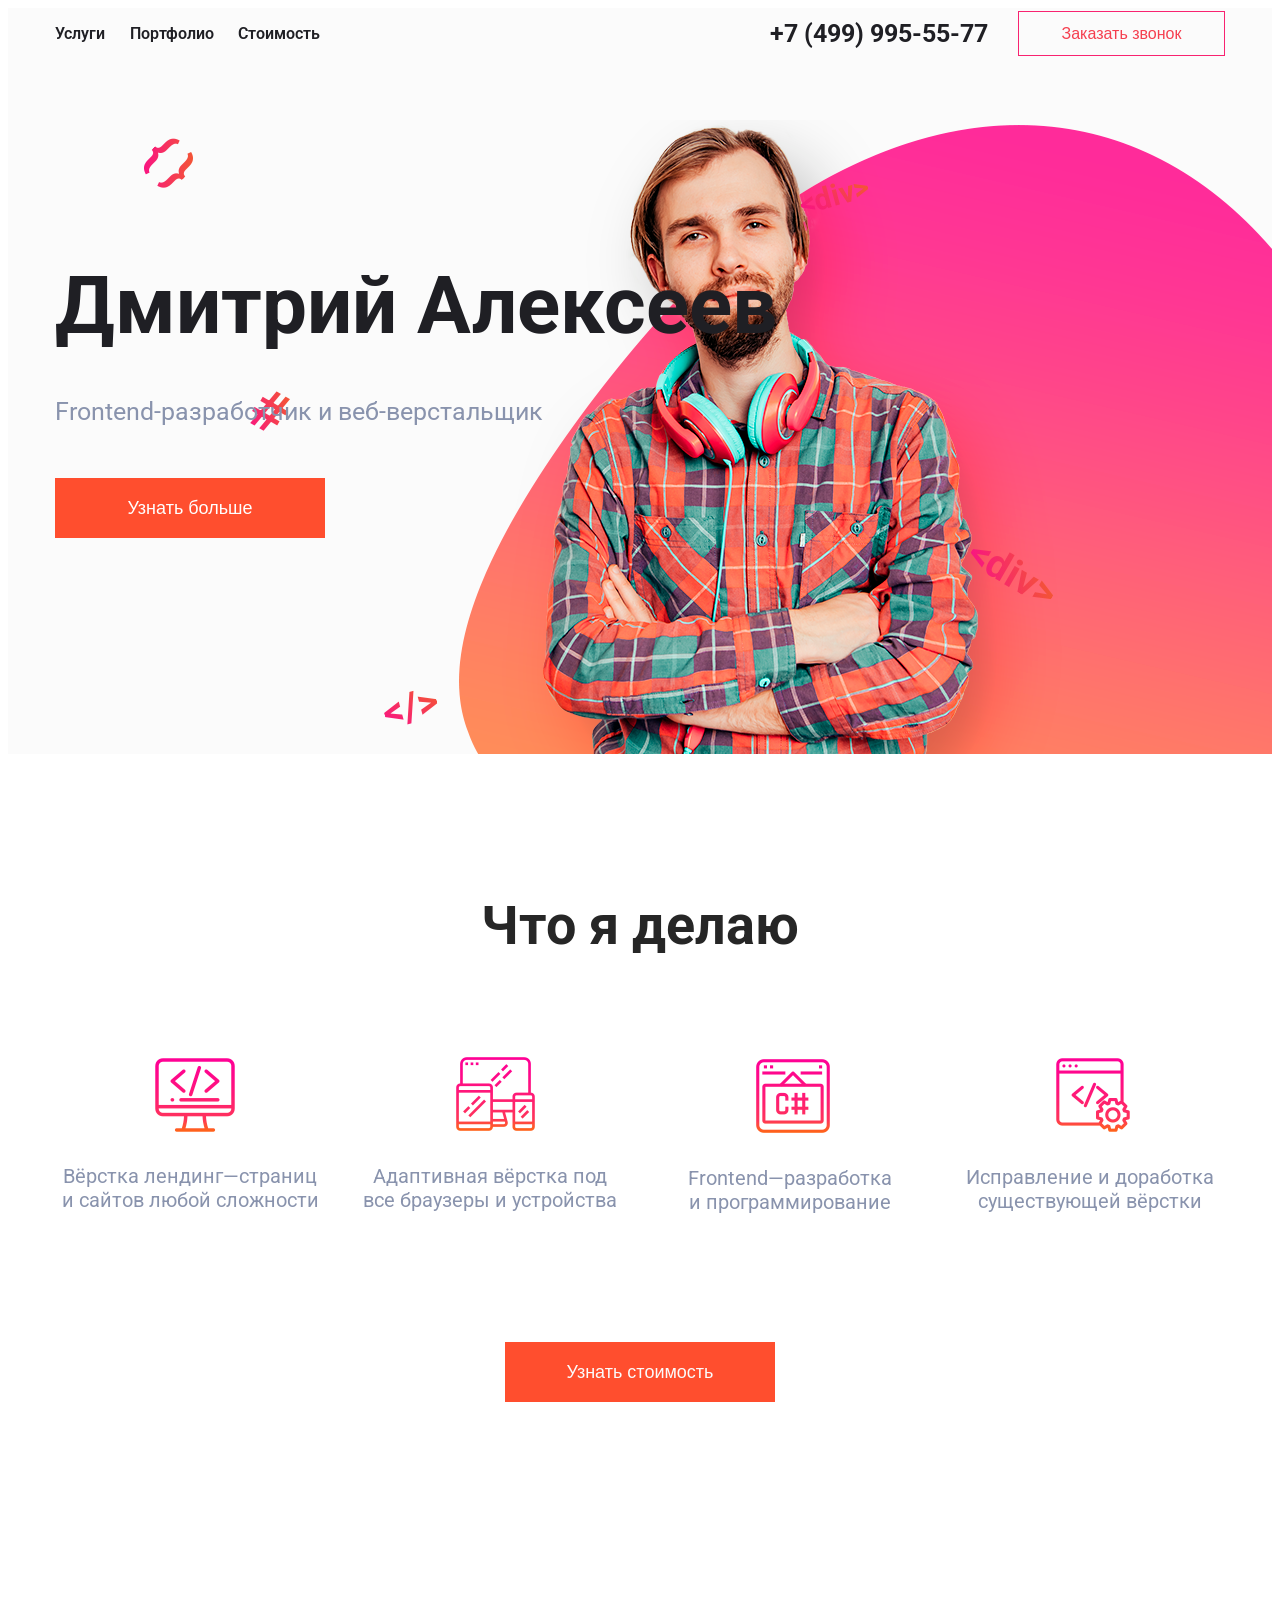
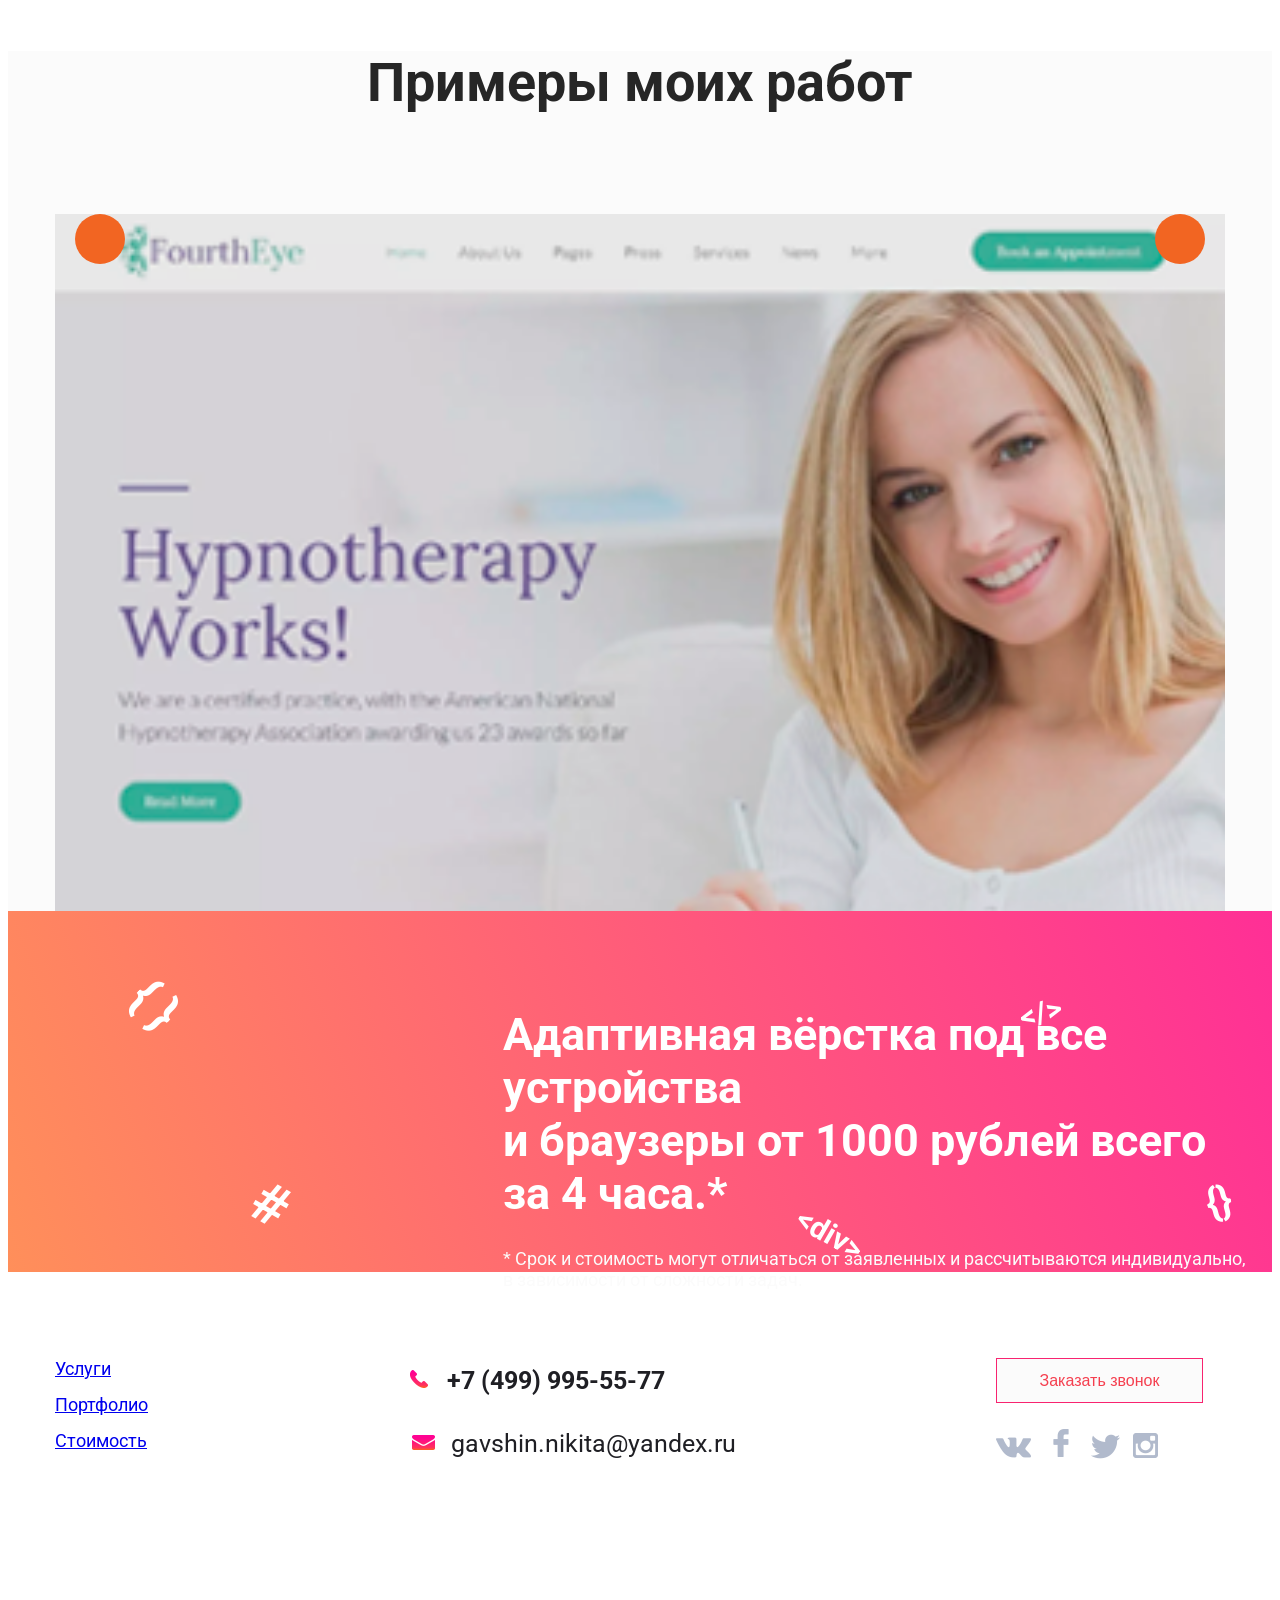
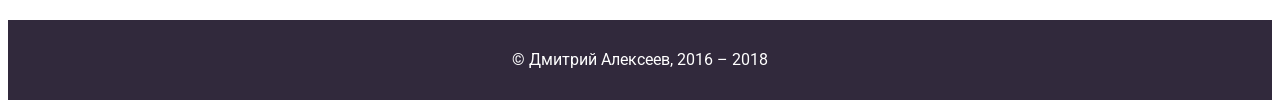
<file: index.html>
<!DOCTYPE html>
<html>
  <head>
    <title>Дипломный проект</title>
    <link rel="stylesheet" type="text/css" href="styles.css" />
    <script src="jquery-3.5.1.js"></script>
    <script src="script.js"></script>
    <meta charset="UTF-8" />
    <link rel="apple-touch-icon" sizes="180x180" href="apple-touch-icon.png" />
    <link rel="icon" type="image/png" sizes="32x32" href="favicon-32x32.png" />
    <link rel="icon" type="image/png" sizes="16x16" href="favicon-16x16.png" />
    <link rel="manifest" href="site.webmanifest" />
    <meta name="msapplication-TileColor" content="#da532c" />
    <meta name="theme-color" content="#ffffff" />
  </head>
  <body>
    <section class="container">
      <p id="signs-1" class="signs-lin">{ }</p>
      <p id="signs-2" class="signs-lin">#</p>
      <p id="signs-3" class="signs-lin">&#60;/></p>
      <p id="signs-4" class="signs-lin">&#60;div></p>
      <p id="signs-5" class="signs-lin">&#60;div></p>
      <div class="fixed-container">
        <section id="header">
          <ul class="menu">
            <li class="menu-list"><a href="#" class="menu-item">Услуги</a></li>
            <li class="menu-list">
              <a href="#" class="menu-item">Портфолио</a>
            </li>
            <li class="menu-list">
              <a href="#" class="menu-item">Стоимость</a>
            </li>
          </ul>
          <span class="calling">
            <a href="tel:+74999955577" class="phone">+7 (499) 995-55-77</a>
            <button class="ord-call-btn">Заказать звонок</button>
          </span>
        </section>
        <div class="content-main-scr">
          <div class="content-main-scr__txt">
            <h1>Дмитрий Алексеев</h1>
            <p class="subtitle">Frontend-разработчик и&nbsp;веб-верстальщик</p>
            <button class="content-main-scr__btn">Узнать больше</button>
          </div>
        </div>
      </div>
    </section>

    <section id="what_i_doing">
      <div class="fixed-container">
        <div class="what_i_doing_cont">
          <h2>
            Что я делаю
          </h2>
          <div class="skills">
            <div class="skills-item">
              <img src="img/1-landing.png" alt="" />
              <p>Вёрстка лендинг&mdash;страниц и&nbsp;сайтов любой сложности</p>
            </div>
            <div class="skills-item">
              <img src="img/2-adaptive.png" alt="" />
              <p>Адаптивная вёрстка под все браузеры и&nbsp;устройства</p>
            </div>
            <div class="skills-item">
              <img src="img/3-frontend.png" alt="" />
              <p>Frontend&mdash;разработка и&nbsp;программирование</p>
            </div>
            <div class="skills-item">
              <img src="img/4-correct.png" alt="" />
              <p>Исправление и&nbsp;доработка существующей вёрстки</p>
            </div>
          </div>
          <div class="cont-btn">
            <button id="painted-btn">
              Узнать стоимость
            </button>
          </div>
        </div>
      </div>
    </section>
    <section id="examples_of_work">
      <div class="fixed-container">
        <div class="examples_of_work_cont">
          <h2>Примеры моих работ</h2>
          <div id="block-for-slider">
            <div id="viewport">
              <ul id="slidewrapper">
                <li class="slide">
                  <img
                    src="img/1-slider-psyhology.png"
                    alt="1"
                    class="slide-img"
                  />
                </li>
                <li class="slide">
                  <img
                    src="img/2-slider-kids_shop.png"
                    alt="2"
                    class="slide-img"
                  />
                </li>
                <li class="slide">
                  <img
                    src="/img/3-slider-fish_shop.png"
                    alt="3"
                    class="slide-img"
                  />
                </li>
                <li class="slide">
                  <img
                    src="/img/1-slider-psyhology.png"
                    alt="4"
                    class="slide-img"
                  />
                </li>
              </ul>
              <div id="prev-next-btns">
                <div id="prev-btn"></div>
                <div id="next-btn"></div>
              </div>
            </div>
          </div>
        </div>
      </div>
    </section>
    <section class="lin-ban-cont">
      <p id="signs-6" class="signs-wh">{ }</p>
      <p id="signs-7" class="signs-wh">#</p>
      <p id="signs-8" class="signs-wh">&#60;div></p>
      <p id="signs-9" class="signs-wh">&#60;/></p>
      <p id="signs-10" class="signs-wh">{}</p>
      <div class="lin-ban-cont-text">
        <h3>
          Адаптивная вёрстка под все устройства <br />
          и&nbsp;браузеры от&nbsp;1000 рублей всего за&nbsp;4&nbsp;часа.*
        </h3>
        <p>
          * Срок и&nbsp;стоимость могут отличаться от&nbsp;заявленных
          и&nbsp;рассчитываются индивидуально, в&nbsp;зависимости
          от&nbsp;сложности задач.
        </p>
      </div>
    </section>
    <section class="footer">
      <div class="fixed-container">
        <div class="footer-container">
          <ul class="menu-footer">
            <li class="list-foot">
              <a href="#" class="menu-item-foot">Услуги</a>
            </li>
            <li class="list-foot">
              <a href="#" class="menu-item-foot">Портфолио</a>
            </li>
            <li class="list-foot">
              <a href="#" class="menu-item-foot">Стоимость</a>
            </li>
          </ul>
          <ul class="info-contact">
            <li class="phone">
              <img src="img/icon_phone.png" alt="" />
              <a href="tel:+74999955577" class="contact_inf"
                >+7 (499) 995-55-77</a
              >
            </li>
            <li class="mail">
              <img src="img/icon_mail.png" alt="" />
              <a href="mailto:gavshin.nikita@yandex.ru" class="contact_inf"
                >gavshin.nikita@yandex.ru</a
              >
            </li>
          </ul>
          <div class="call-social">
            <button class="ord-call-btn">Заказать звонок</button>
            <div class="social-net">
              <a href="https://vk.com/nigavshin"
                ><img src="img/social-vk.png" alt=""
              /></a>
              <a href="https://vk.com/nigavshin"
                ><img src="img/social-fb.png" alt=""
              /></a>
              <a href="https://vk.com/nigavshin"
                ><img src="img/social-tw.png" alt=""
              /></a>
              <a href="https://vk.com/nigavshin"
                ><img src="img/social-in.png" alt=""
              /></a>
            </div>
          </div>
        </div>
      </div>
    </section>
    <section class="footer-footer">
      <p class="f-xtx">© Дмитрий Алексеев, 2016 – 2018</p>
    </section>
  </body>
</html>
</file>
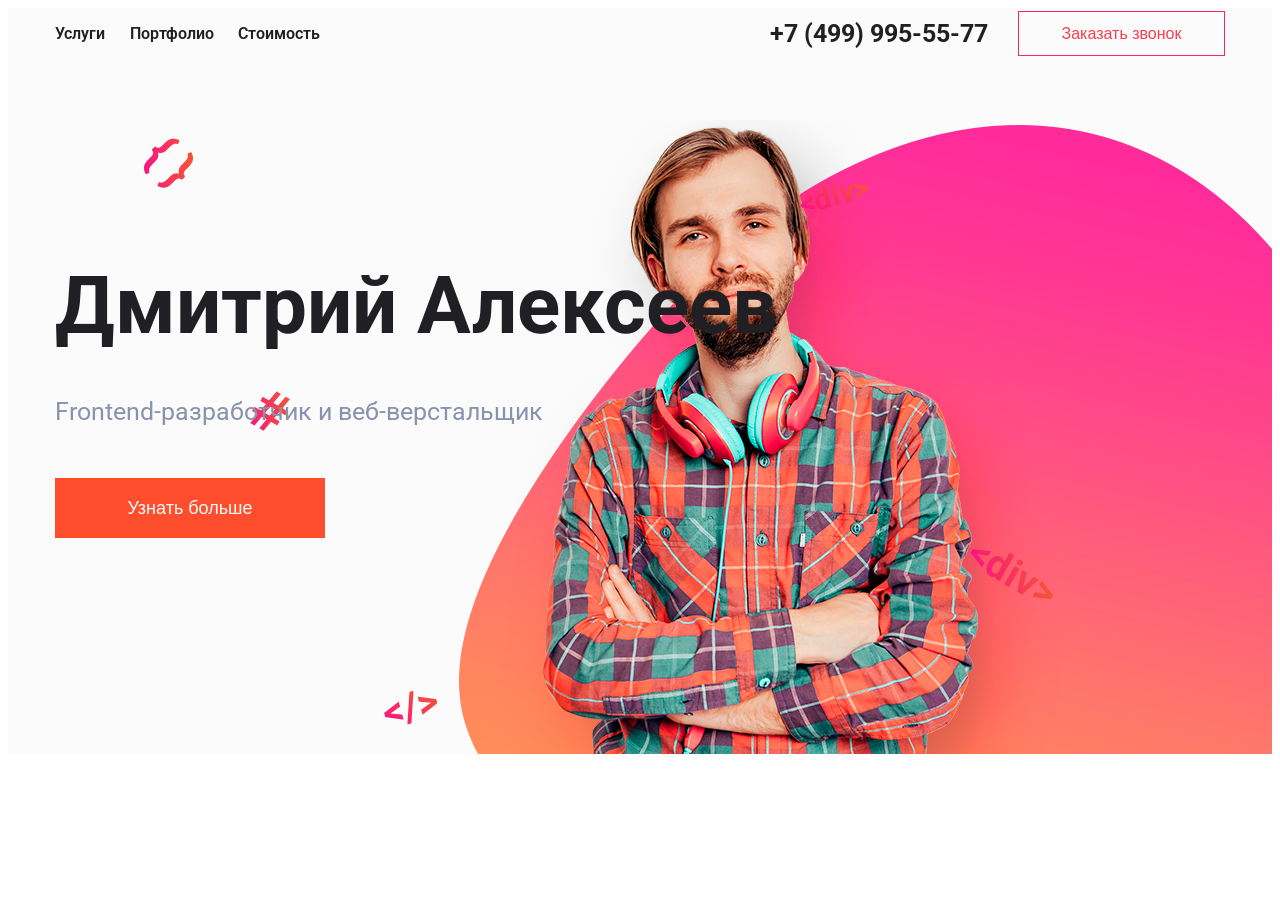
<file: index-1.html>
<!DOCTYPE html>
<html>
  <head>
    <title>Дипломный проект</title>
    <link rel="stylesheet" type="text/css" href="styles.css" />
    <meta charset="UTF-8" />
    <link rel="apple-touch-icon" sizes="180x180" href="apple-touch-icon.png" />
    <link rel="icon" type="image/png" sizes="32x32" href="favicon-32x32.png" />
    <link rel="icon" type="image/png" sizes="16x16" href="favicon-16x16.png" />
    <link rel="manifest" href="site.webmanifest" />
    <meta name="msapplication-TileColor" content="#da532c" />
    <meta name="theme-color" content="#ffffff" />
  </head>
  <body>
    <section class="container">
      <p id="signs-1" class="signs-lin">{ }</p>
      <p id="signs-2" class="signs-lin">#</p>
      <p id="signs-3" class="signs-lin">&#60;/></p>
      <p id="signs-4" class="signs-lin">&#60;div></p>
      <p id="signs-5" class="signs-lin">&#60;div></p>
      <div class="fixed-container">
        <section id="header">
          <ul class="menu">
            <li class="menu-list"><a href="#" class="menu-item">Услуги</a></li>
            <li class="menu-list">
              <a href="#" class="menu-item">Портфолио</a>
            </li>
            <li class="menu-list">
              <a href="#" class="menu-item">Стоимость</a>
            </li>
          </ul>
          <span class="calling">
            <a href="tel:+74999955577" class="phone">+7 (499) 995-55-77</a>
            <button class="ord-call-btn">Заказать звонок</button>
          </span>
        </section>
        <div class="content-main-scr">
          <div class="content-main-scr__txt">
            <h1>Дмитрий Алексеев</h1>
            <p class="subtitle">Frontend-разработчик и&nbsp;веб-верстальщик</p>
            <button class="content-main-scr__btn">Узнать больше</button>
          </div>
        </div>
      </div>
    </section>

    <!-- <section id="what_i_doing">
      <div class="fixed-container">
        <div class="what_i_doing_cont">
          <h2>
            Что я делаю
          </h2>
          <div class="skills">
            <div class="skills-item">
              <img src="img/1-landing.png" alt="" />
              <p>Вёрстка лендинг&mdash;страниц и&nbsp;сайтов любой сложности</p>
            </div>
            <div class="skills-item">
              <img src="img/2-adaptive.png" alt="" />
              <p>Адаптивная вёрстка под все браузеры и&nbsp;устройства</p>
            </div>
            <div class="skills-item">
              <img src="img/3-frontend.png" alt="" />
              <p>Frontend&mdash;разработка и&nbsp;программирование</p>
            </div>
            <div class="skills-item">
              <img src="img/4-correct.png" alt="" />
              <p>Исправление и&nbsp;доработка существующей вёрстки</p>
            </div>
          </div>
          <div class="cont-btn">
            <button id="painted-btn">
              Узнать стоимость
            </button>
          </div>
        </div>
      </div>
    </section>
    <section id="examples_of_work">
      <div class="fixed-container">
        <div class="examples_of_work_cont">
          <h2>Примеры моих работ</h2>
          <div class="all">
            <input checked type="radio" name="respond" id="desktop" />
            <article id="slider">
              <input checked type="radio" name="slider" id="switch1" />
              <input type="radio" name="slider" id="switch2" />
              <input type="radio" name="slider" id="switch3" />
              <input type="radio" name="slider" id="switch4" />
              <input type="radio" name="slider" id="switch5" />
              <div id="slides">
                <div id="overflow">
                  <div class="image">
                    <article><img src="img/1-slider-psyhology.png" /></article>
                    <article><img src="img/2-slider-kids_shop.png" /></article>
                    <article><img src="img/3-slider-fish_shop.png" /></article>
                    <article><img src="img/1-slider-psyhology.png" /></article>
                  </div>
                </div>
              </div>
              <div id="controls">
                <label for="switch1"></label>
                <label for="switch2"></label>
                <label for="switch3"></label>
                <label for="switch4"></label>
              </div>
              <div id="active">
                <label for="switch1"></label>
                <label for="switch2"></label>
                <label for="switch3"></label>
                <label for="switch4"></label>
              </div>
            </article>
          </div>
        </div>
      </div>
    </section>
    <section class="lin-ban-cont">
      <p id="signs-6" class="signs-wh">{ }</p>
      <p id="signs-7" class="signs-wh">#</p>
      <p id="signs-8" class="signs-wh">&#60;div></p>
      <p id="signs-9" class="signs-wh">&#60;/></p>
      <p id="signs-10" class="signs-wh">{}</p>
      <div class="lin-ban-cont-text">
        <h3>
          Адаптивная вёрстка под все устройства <br />
          и&nbsp;браузеры от&nbsp;1000 рублей всего за&nbsp;4&nbsp;часа.*
        </h3>
        <p>
          * Срок и&nbsp;стоимость могут отличаться от&nbsp;заявленных
          и&nbsp;рассчитываются индивидуально, в&nbsp;зависимости
          от&nbsp;сложности задач.
        </p>
      </div>
    </section>
    <section class="footer">
      <div class="fixed-container">
        <div class="footer-container">
          <ul class="menu-footer">
            <li class="list-foot">
              <a href="#" class="menu-item-foot">Услуги</a>
            </li>
            <li class="list-foot">
              <a href="#" class="menu-item-foot">Портфолио</a>
            </li>
            <li class="list-foot">
              <a href="#" class="menu-item-foot">Стоимость</a>
            </li>
          </ul>
          <ul class="info-contact">
            <li class="phone">
              <img src="img/icon_phone.png" alt="" />
              <a href="tel:+74999955577" class="contact_inf"
                >+7 (499) 995-55-77</a
              >
            </li>
            <li class="mail">
              <img src="img/icon_mail.png" alt="" />
              <a href="mailto:gavshin.nikita@yandex.ru" class="contact_inf"
                >gavshin.nikita@yandex.ru</a
              >
            </li>
          </ul>
          <div class="call-social">
            <button class="ord-call-btn">Заказать звонок</button>
            <div class="social-net">
              <a href="https://vk.com/nigavshin"
                ><img src="img/social-vk.png" alt=""
              /></a>
              <a href="https://vk.com/nigavshin"
                ><img src="img/social-fb.png" alt=""
              /></a>
              <a href="https://vk.com/nigavshin"
                ><img src="img/social-tw.png" alt=""
              /></a>
              <a href="https://vk.com/nigavshin"
                ><img src="img/social-in.png" alt=""
              /></a>
            </div>
          </div>
        </div>
      </div>
    </section>
    <section class="footer-footer">
      <p class="f-xtx">© Дмитрий Алексеев, 2016 – 2018</p>
    </section> -->
  </body>
</html>
</file>
<file: styles.css>
@import url("https://fonts.googleapis.com/css2?family=Roboto:wght@400;700;900&display=swap");
/*1блок*/
.fixed-container {
  width: 1170px;
  padding: 0 20px;
  margin: 0 auto;
}
#header {
  display: flex;
  justify-content: space-between;
  align-items: center;
}
.menu {
  display: flex;
  justify-content: space-between;
  padding: 0;
  list-style: none;
  font-size: 16px;
  font-family: "Roboto", sans-serif;
  width: 280px;
}
.menu-list {
  display: inline-block;
  margin-right: 15px;
}
.menu-item {
  text-decoration: none;
  color: #1f1f24;
  font-weight: 600;
}
.calling {
  display: flex;
  justify-content: space-between;
  width: 455px;
}
.phone {
  text-decoration: none;
  font-size: 25px;
  font-weight: bold;
  color: #1f1f24;
  font-family: "Roboto", sans-serif;
  padding-top: 8px;
}
.ord-call-btn {
  text-align: center;
  width: 207px;
  height: 45px;
  font-size: 16px;
  border: 1px solid #f82370;
  color: #f53f4f;
  background-color: #fbfbfb;
}
.container {
  background-image: url("img/man-backgr.png");
  background-repeat: no-repeat;
  background-position: bottom right;
  background-color: #fbfbfb;
  position: relative;
}
.content-main-scr {
  height: 695px;
  position: relative;
}
.content-main-scr__txt {
  position: absolute;
  top: 200px;
}
h1 {
  font-size: 80px;
  font-weight: bold;
  color: #1f1f24;
  font-family: "Roboto", sans-serif;
  margin: 0;
}
.subtitle {
  font-size: 25px;
  color: #8993ad;
  font-family: "Roboto", sans-serif;
  margin: 44px 0 52px;
}
.content-main-scr__btn {
  text-align: center;
  width: 270px;
  height: 60px;
  font-size: 18px;
  color: #ffffff;
  background-color: #ff4e2e;
  border: none;
}
#man-backgr {
  height: 634px;
  width: 818px;
}
/*Разбросанные элементы в градиенте (1 блок)*/
.signs-lin {
  font-weight: bold;
  font-family: "Roboto", sans-serif;
  background: linear-gradient(45deg, #fa0891, #f26522);
  margin: 0;
  -webkit-background-clip: text;
  background-clip: text;
  color: transparent;
}
#signs-1 {
  font-size: 50px;
  transform: rotate(45deg);
  position: absolute;
  top: 125px;
  left: 140px;
}
#signs-2 {
  font-size: 57px;
  transform: rotate(30deg);
  position: absolute;
  top: 370px;
  left: 244px;
}
#signs-3 {
  font-size: 40px;
  transform: rotate(-15deg);
  position: absolute;
  top: 675px;
  left: 375px;
}
#signs-4 {
  font-size: 30px;
  transform: rotate(-15deg);
  position: absolute;
  top: 170px;
  left: 791px;
}
#signs-5 {
  font-size: 40px;
  transform: rotate(30deg);
  position: absolute;
  top: 542px;
  left: 957px;
}

/*Второй блок*/
#what_i_doing {
  height: 647px;
  background-color: white;
  margin-top: 140px;
}
h2 {
  font-size: 54px;
  font-weight: bold;
  color: #262626;
  font-family: "Roboto", sans-serif;
  margin: 0;
  text-align: center;
}
.what_i_doing_cont {
  margin: 100px 0 100px;
}
.skills {
  display: flex;
  justify-content: space-between;
}
.skills-item {
  padding-top: 100px;
  width: 270px;
}
.skills-item p {
  font-size: 20px;
  color: #8993ad;
  font-family: "Roboto", sans-serif;
  margin: 28px auto;
  text-align: center;
}
.skills-item img {
  margin-left: 100px;
}
#painted-btn {
  text-align: center;
  width: 270px;
  height: 60px;
  font-size: 18px;
  border: none;
  color: #fbfbfb;
  background-color: #ff4e2e;
}
.cont-btn {
  display: flex;
  justify-content: center;
  margin-top: 100px;
}
/*Третий блок*/
#examples_of_work {
  height: 860px;
  background-color: #fbfbfb;
}
.examples_of_work_cont {
  margin: 110px 0 105px;
}

/*слайдер*/
#block-for-slider {
  max-width: 1170px;
  margin: 0 auto;
  margin-top: 100px;
}
#viewport {
  width: 100%;
  display: table;
  position: relative;
  overflow: hidden;
  -webkit-user-select: none;
  -moz-uzer-select: none;
  -moz-user-select: none;
  user-select: none;
}
#slidewrapper {
  position: relative;
  width: calc(100% * 4);
  top: 0;
  left: 0;
  margin: 0;
  padding: 0;
  -webkit-transition: 1s;
  -o-transition: 1s;
  transition: 1s;
  -webkit-transition-timing-function: ease-in-out;
  -o-transition-timing-function: ease-in-out;
  transition-timing-function: ease-in-out;
}
#slidewrapper ul,
#slidewrapper li {
  margin: 0;
  padding: 0;
}

#slidewrapper li {
  width: calc(100% / 4);
  list-style: none;
  display: block;
  float: left;
}
.slide img {
  width: 100%;
}

#prev-btn,
#next-btn {
  position: absolute;
  width: 50px;
  height: 50px;
  background-color: #f26522;
  border-radius: 50%;
  top: (50%-25px);
}

#prev-btn:hover,
#next-btn:hover {
  cursor: pointer;
}

#prev-btn {
  left: 20px;
}

#next-btn {
  right: 20px;
}

/*Четвертый блок*/
.lin-ban-cont {
  height: 361px;
  background: linear-gradient(70deg, #ff8f5a, #ff2f96);
  position: relative;
}
h3 {
  font-size: 45px;
  font-weight: bold;
  color: #ffffff;
  font-family: "Roboto", sans-serif;
  margin: 0;
}
.lin-ban-cont-text {
  padding-top: 97px;
  padding-left: 495px;
}
.lin-ban-cont-text p {
  font-size: 18px;
  color: #fbfbfb;
  font-family: "Roboto", sans-serif;
  margin: 28px auto;
}
/*Разбросанные элементы в градиенте (1 блок)*/
.signs-wh {
  font-weight: bold;
  font-family: "Roboto", sans-serif;
  margin: 0;
  color: white;
}
#signs-6 {
  font-size: 50px;
  transform: rotate(45deg);
  position: absolute;
  top: 65px;
  left: 125px;
}
#signs-7 {
  font-size: 57px;
  transform: rotate(30deg);
  position: absolute;
  top: 260px;
  left: 245px;
}
#signs-8 {
  font-size: 30px;
  transform: rotate(30deg);
  position: absolute;
  top: 305px;
  right: 407px;
}
#signs-9 {
  font-size: 30px;
  transform: rotate(-15deg);
  position: absolute;
  top: 84px;
  right: 211px;
}
#signs-10 {
  font-size: 40px;
  transform: rotate(-15deg);
  position: absolute;
  bottom: 47px;
  right: 40px;
}
/*Фуутер*/
.footer {
  height: 262px;
  background-color: #ffffff;
}
.footer-container {
  width: 1148px;
  display: flex;
  justify-content: space-between;
  margin-top: 86px;
}
.menu-footer {
  padding: 0;
  list-style: none;
  font-size: 18px;
  font-family: "Roboto", sans-serif;
  margin: 0;
}
.list-foot {
  margin-bottom: 15px;
}
.item-menu-foot {
  text-decoration: none;
  color: #8993ad;
}
.info-contact {
  margin: 0;
  padding: 0;
}
.contact_inf {
  text-decoration: none;
  font-size: 25px;
  color: #1f1f24;
  font-family: "Roboto", sans-serif;
  padding-left: 10px;
}
.mail {
  margin-top: 34px;
  list-style: none;
}
.phone {
  list-style: none;
}
.social-net {
  margin-top: 25px;
}
/*футер футер*/
.footer-footer {
  background-color: #31293c;
  height: 80px;
}
.f-xtx {
  font-size: 16px;
  color: #ffffff;
  font-family: "Roboto", sans-serif;
  text-align: center;
  margin: 0px;
  padding-top: 30px;
}
</file>
